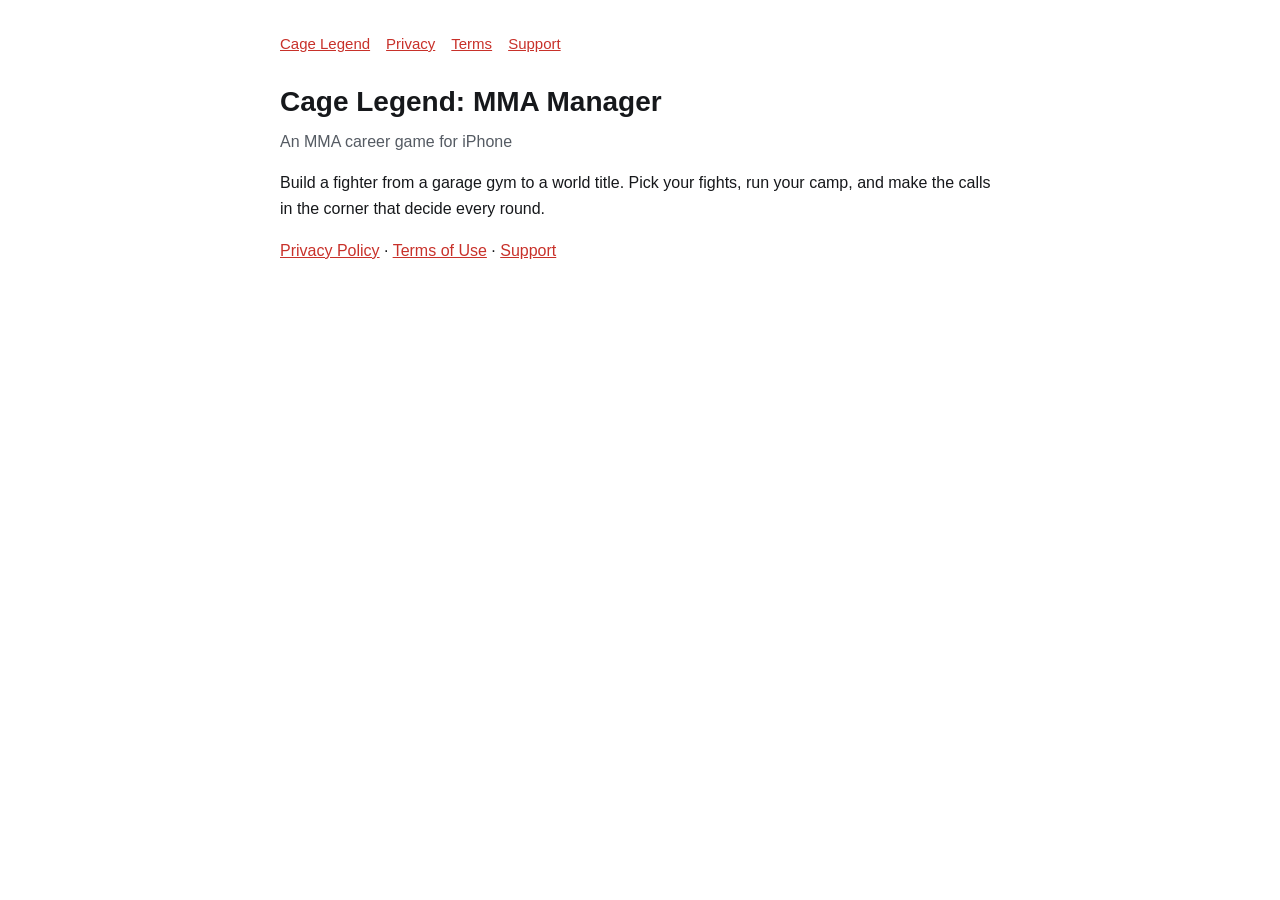
<file: index.html>
<!doctype html>
<html lang="en">
<head>
<meta charset="utf-8"><meta name="viewport" content="width=device-width, initial-scale=1">
<title>Cage Legend: MMA Manager</title>
<link rel="stylesheet" href="style.css">
</head>
<body><main>
<nav><a href="index.html">Cage Legend</a><a href="privacy.html">Privacy</a><a href="terms.html">Terms</a><a href="support.html">Support</a></nav>
<h1>Cage Legend: MMA Manager</h1>
<p class="meta">An MMA career game for iPhone</p>
<p>Build a fighter from a garage gym to a world title. Pick your fights, run your camp, and make the calls in the corner that decide every round.</p>
<p><a href="privacy.html">Privacy Policy</a> · <a href="terms.html">Terms of Use</a> · <a href="support.html">Support</a></p>
</main></body>
</html>
</file>
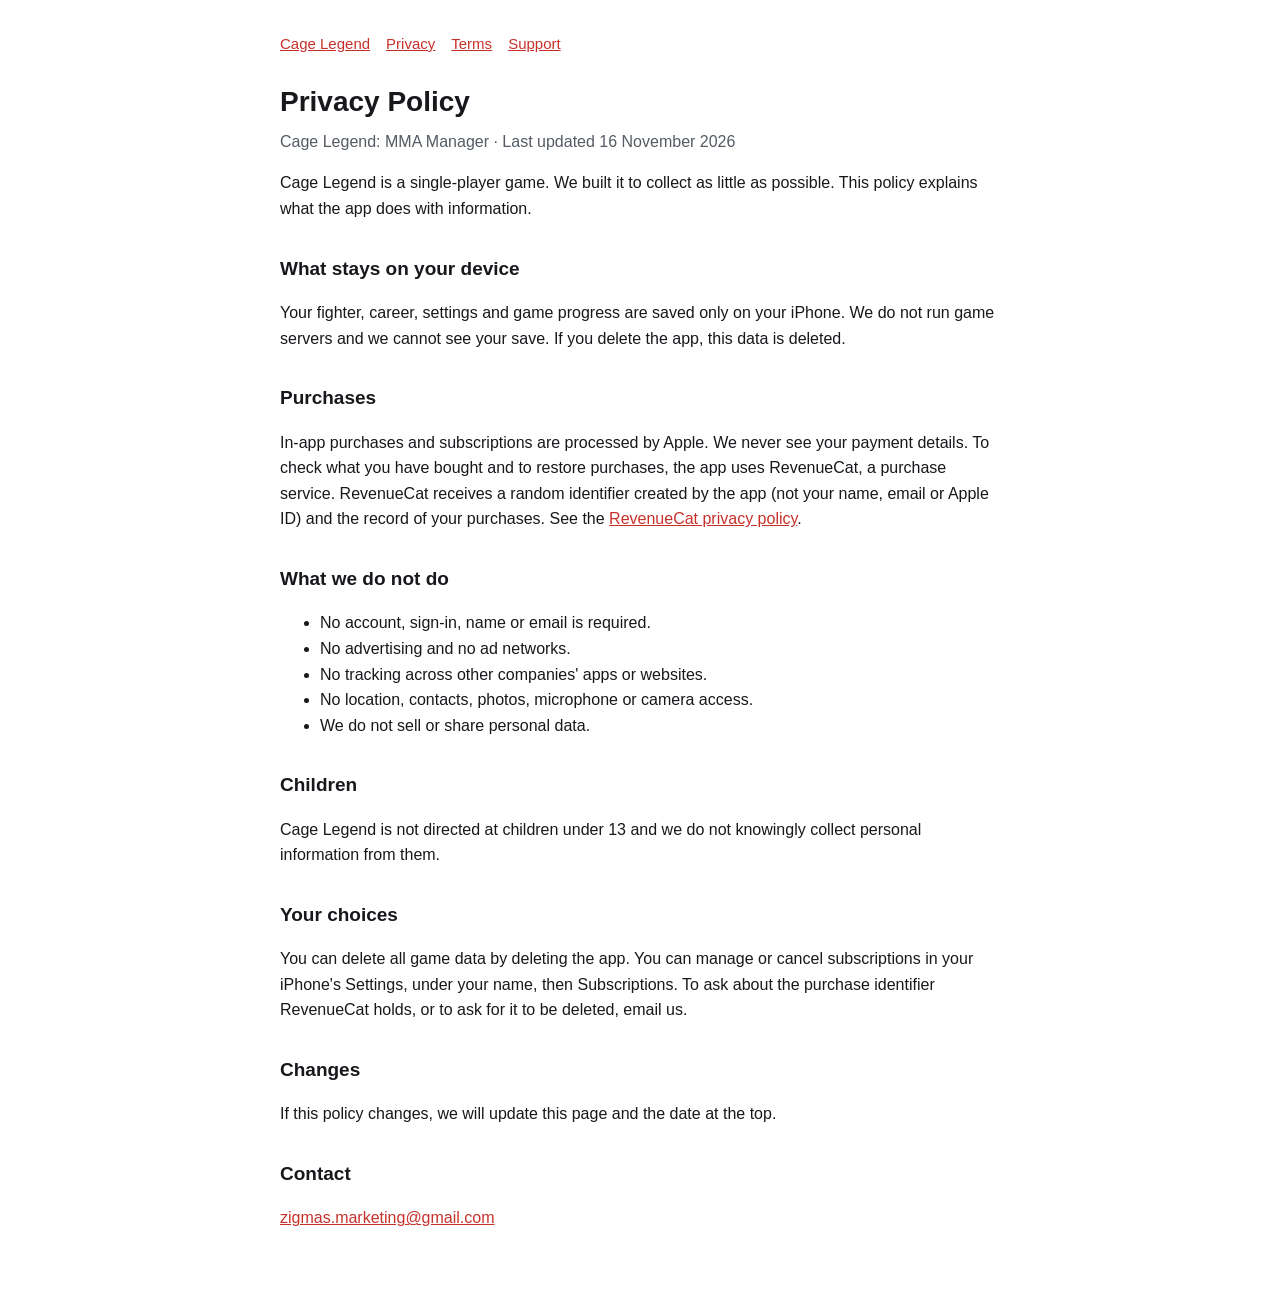
<file: privacy.html>
<!doctype html>
<html lang="en">
<head>
<meta charset="utf-8"><meta name="viewport" content="width=device-width, initial-scale=1">
<title>Cage Legend Privacy Policy</title>
<link rel="stylesheet" href="style.css">
</head>
<body><main>
<nav><a href="index.html">Cage Legend</a><a href="privacy.html">Privacy</a><a href="terms.html">Terms</a><a href="support.html">Support</a></nav>
<h1>Privacy Policy</h1>
<p class="meta">Cage Legend: MMA Manager · Last updated 16 November 2026</p>

<p>Cage Legend is a single-player game. We built it to collect as little as possible. This policy explains what the app does with information.</p>

<h2>What stays on your device</h2>
<p>Your fighter, career, settings and game progress are saved only on your iPhone. We do not run game servers and we cannot see your save. If you delete the app, this data is deleted.</p>

<h2>Purchases</h2>
<p>In-app purchases and subscriptions are processed by Apple. We never see your payment details. To check what you have bought and to restore purchases, the app uses RevenueCat, a purchase service. RevenueCat receives a random identifier created by the app (not your name, email or Apple ID) and the record of your purchases. See the <a href="https://www.revenuecat.com/privacy">RevenueCat privacy policy</a>.</p>

<h2>What we do not do</h2>
<ul>
<li>No account, sign-in, name or email is required.</li>
<li>No advertising and no ad networks.</li>
<li>No tracking across other companies' apps or websites.</li>
<li>No location, contacts, photos, microphone or camera access.</li>
<li>We do not sell or share personal data.</li>
</ul>

<h2>Children</h2>
<p>Cage Legend is not directed at children under 13 and we do not knowingly collect personal information from them.</p>

<h2>Your choices</h2>
<p>You can delete all game data by deleting the app. You can manage or cancel subscriptions in your iPhone's Settings, under your name, then Subscriptions. To ask about the purchase identifier RevenueCat holds, or to ask for it to be deleted, email us.</p>

<h2>Changes</h2>
<p>If this policy changes, we will update this page and the date at the top.</p>

<h2>Contact</h2>
<p><a href="mailto:zigmas.marketing@gmail.com">zigmas.marketing@gmail.com</a></p>
</main></body>
</html>
</file>
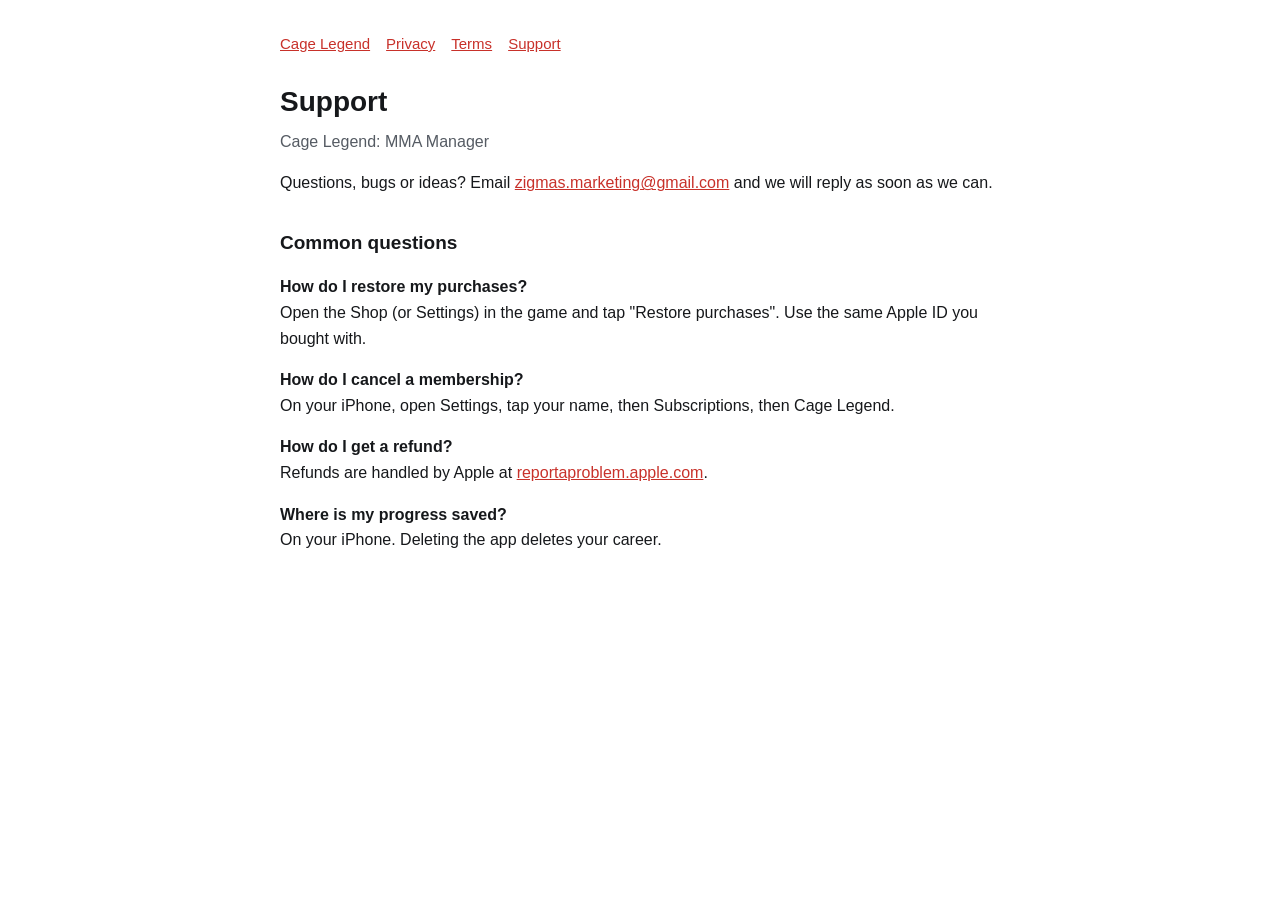
<file: support.html>
<!doctype html>
<html lang="en">
<head>
<meta charset="utf-8"><meta name="viewport" content="width=device-width, initial-scale=1">
<title>Cage Legend Support</title>
<link rel="stylesheet" href="style.css">
</head>
<body><main>
<nav><a href="index.html">Cage Legend</a><a href="privacy.html">Privacy</a><a href="terms.html">Terms</a><a href="support.html">Support</a></nav>
<h1>Support</h1>
<p class="meta">Cage Legend: MMA Manager</p>

<p>Questions, bugs or ideas? Email <a href="mailto:zigmas.marketing@gmail.com">zigmas.marketing@gmail.com</a> and we will reply as soon as we can.</p>

<h2>Common questions</h2>
<p><strong>How do I restore my purchases?</strong><br>Open the Shop (or Settings) in the game and tap "Restore purchases". Use the same Apple ID you bought with.</p>
<p><strong>How do I cancel a membership?</strong><br>On your iPhone, open Settings, tap your name, then Subscriptions, then Cage Legend.</p>
<p><strong>How do I get a refund?</strong><br>Refunds are handled by Apple at <a href="https://reportaproblem.apple.com">reportaproblem.apple.com</a>.</p>
<p><strong>Where is my progress saved?</strong><br>On your iPhone. Deleting the app deletes your career.</p>
</main></body>
</html>
</file>
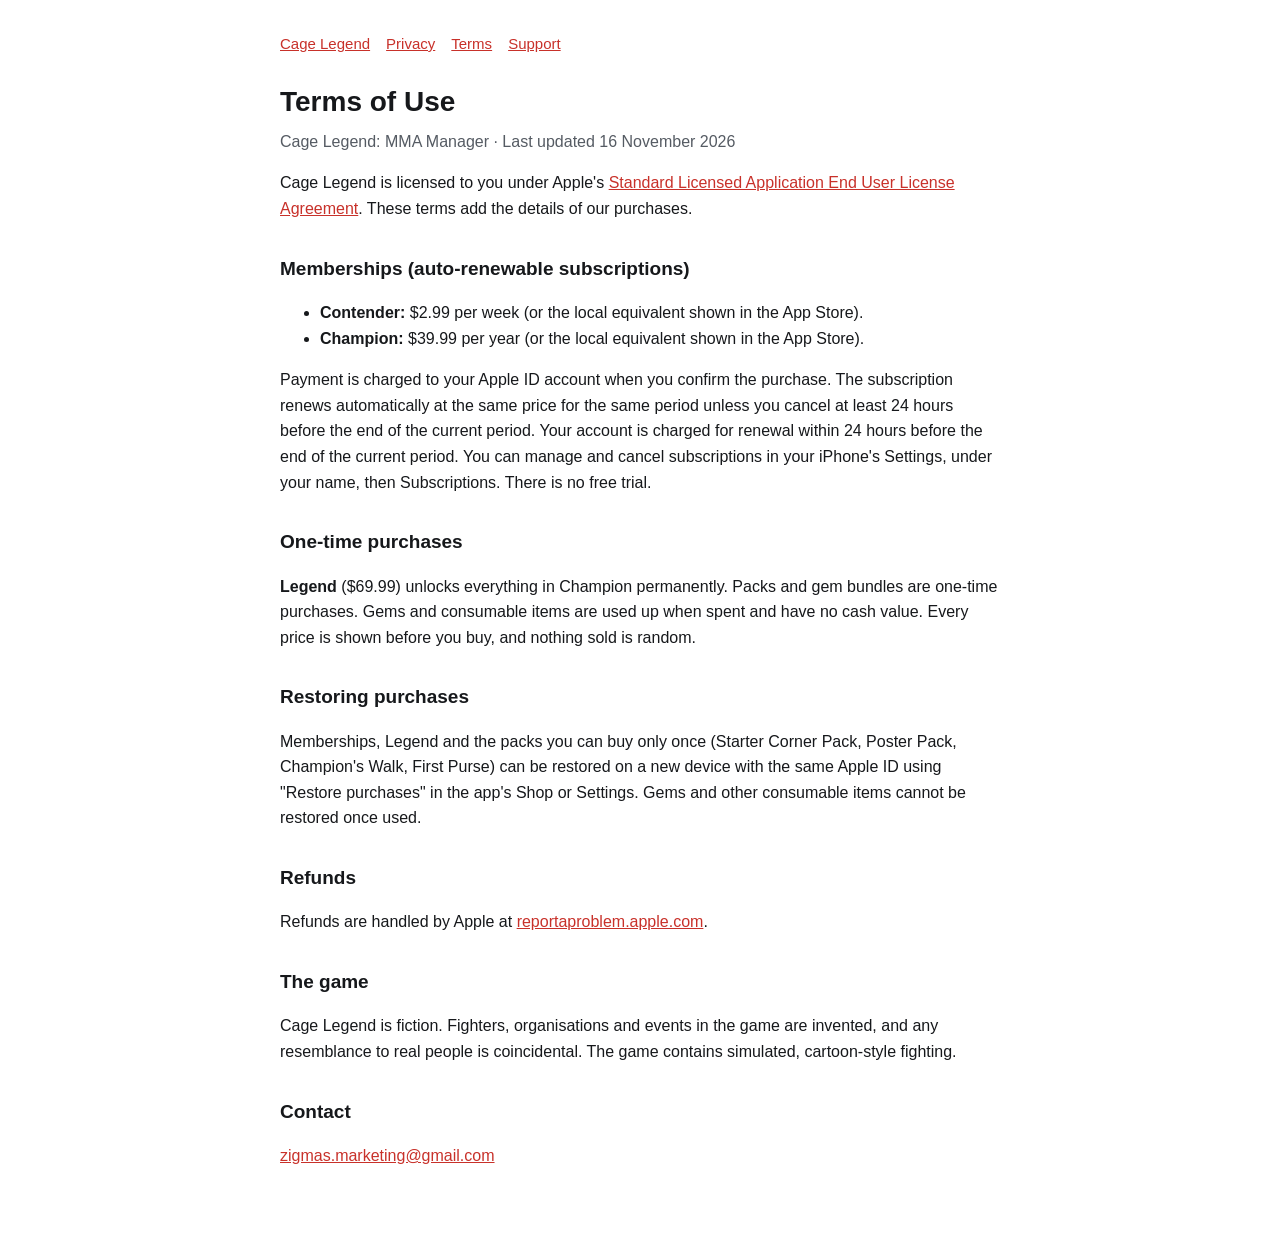
<file: terms.html>
<!doctype html>
<html lang="en">
<head>
<meta charset="utf-8"><meta name="viewport" content="width=device-width, initial-scale=1">
<title>Cage Legend Terms of Use</title>
<link rel="stylesheet" href="style.css">
</head>
<body><main>
<nav><a href="index.html">Cage Legend</a><a href="privacy.html">Privacy</a><a href="terms.html">Terms</a><a href="support.html">Support</a></nav>
<h1>Terms of Use</h1>
<p class="meta">Cage Legend: MMA Manager · Last updated 16 November 2026</p>

<p>Cage Legend is licensed to you under Apple's <a href="https://www.apple.com/legal/internet-services/itunes/dev/stdeula/">Standard Licensed Application End User License Agreement</a>. These terms add the details of our purchases.</p>

<h2>Memberships (auto-renewable subscriptions)</h2>
<ul>
<li><strong>Contender:</strong> $2.99 per week (or the local equivalent shown in the App Store).</li>
<li><strong>Champion:</strong> $39.99 per year (or the local equivalent shown in the App Store).</li>
</ul>
<p>Payment is charged to your Apple ID account when you confirm the purchase. The subscription renews automatically at the same price for the same period unless you cancel at least 24 hours before the end of the current period. Your account is charged for renewal within 24 hours before the end of the current period. You can manage and cancel subscriptions in your iPhone's Settings, under your name, then Subscriptions. There is no free trial.</p>

<h2>One-time purchases</h2>
<p><strong>Legend</strong> ($69.99) unlocks everything in Champion permanently. Packs and gem bundles are one-time purchases. Gems and consumable items are used up when spent and have no cash value. Every price is shown before you buy, and nothing sold is random.</p>

<h2>Restoring purchases</h2>
<p>Memberships, Legend and the packs you can buy only once (Starter Corner Pack, Poster Pack, Champion's Walk, First Purse) can be restored on a new device with the same Apple ID using "Restore purchases" in the app's Shop or Settings. Gems and other consumable items cannot be restored once used.</p>

<h2>Refunds</h2>
<p>Refunds are handled by Apple at <a href="https://reportaproblem.apple.com">reportaproblem.apple.com</a>.</p>

<h2>The game</h2>
<p>Cage Legend is fiction. Fighters, organisations and events in the game are invented, and any resemblance to real people is coincidental. The game contains simulated, cartoon-style fighting.</p>

<h2>Contact</h2>
<p><a href="mailto:zigmas.marketing@gmail.com">zigmas.marketing@gmail.com</a></p>
</main></body>
</html>
</file>
<file: style.css>
:root { --bg: #ffffff; --text: #16181b; --muted: #555b63; --accent: #c8312a; }
@media (prefers-color-scheme: dark) { :root { --bg: #0e0f11; --text: #eceef1; --muted: #a2a8b0; --accent: #ff5a4f; } }
body { margin: 0; background: var(--bg); color: var(--text); font: 16px/1.6 -apple-system, BlinkMacSystemFont, "Segoe UI", Roboto, sans-serif; }
main { max-width: 720px; margin: 0 auto; padding: 32px 16px 64px; }
h1 { font-size: 28px; margin: 0 0 4px; }
h2 { font-size: 19px; margin-top: 32px; }
p.meta { color: var(--muted); margin-top: 0; }
a { color: var(--accent); }
nav { display: flex; gap: 16px; margin-bottom: 24px; font-size: 15px; }
</file>
